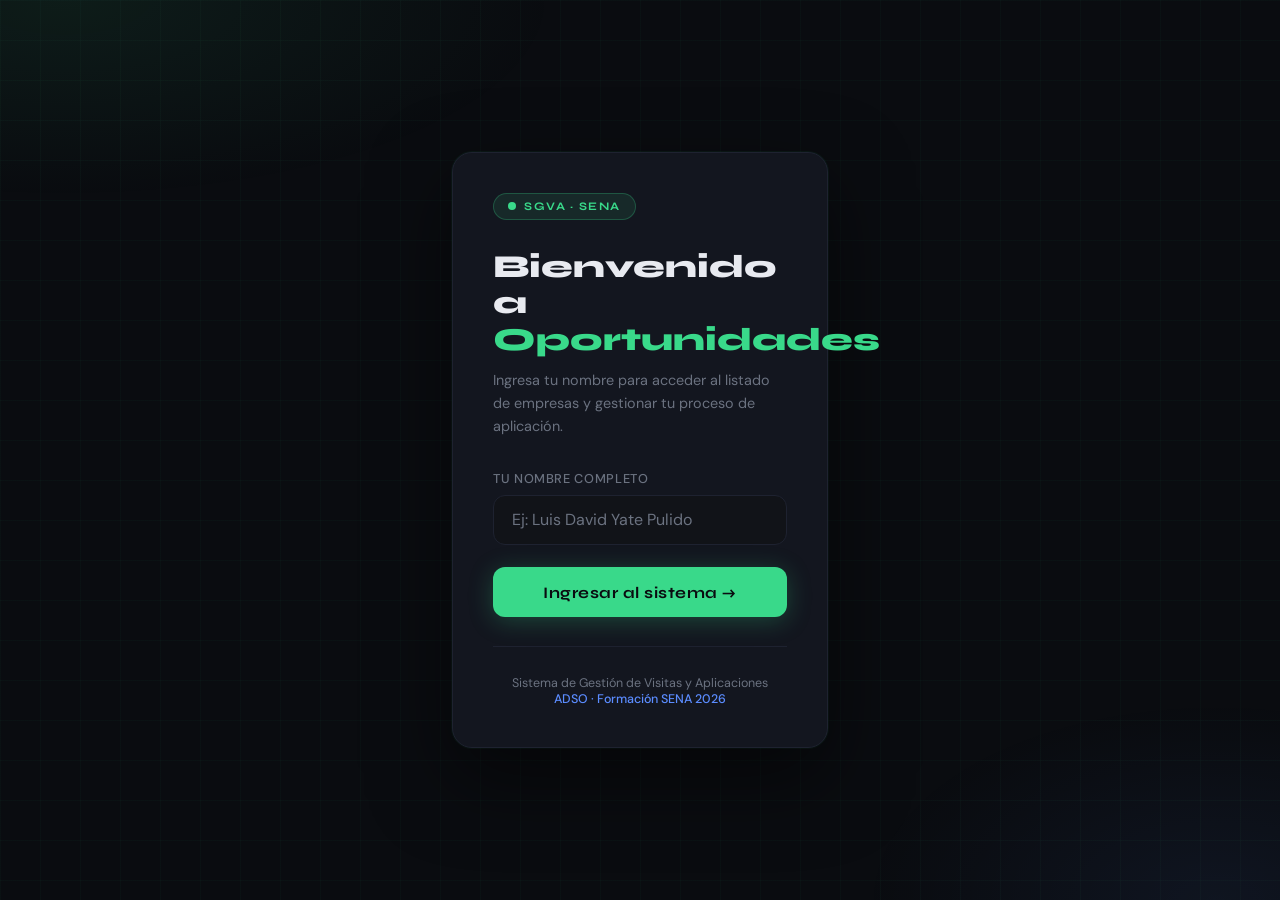
<file: docs/index.html>
<!DOCTYPE html>
<html lang="es">
<head>
  <meta charset="UTF-8"/>
  <meta name="viewport" content="width=device-width, initial-scale=1.0"/>
  <title>SGVA – Oportunidades SENA</title>
  <link rel="preconnect" href="https://fonts.googleapis.com">
  <link rel="preconnect" href="https://fonts.gstatic.com" crossorigin>
  <link href="https://fonts.googleapis.com/css2?family=Syne:wght@400;600;700;800&family=DM+Sans:wght@300;400;500&display=swap" rel="stylesheet">
  <link rel="stylesheet" href="styles.css">
</head>
<body class="login-page">
  <div class="login-wrap">
    <div class="login-card">
      <div class="logo-badge"><div class="logo-dot"></div><span>SGVA · SENA</span></div>
      <h1>Bienvenido a<br><em>Oportunidades</em></h1>
      <p class="subtitle">Ingresa tu nombre para acceder al listado de empresas y gestionar tu proceso de aplicación.</p>
      <label for="nombre">Tu nombre completo</label>
      <input type="text" id="nombre" placeholder="Ej: Luis David Yate Pulido" autocomplete="off"/>
      <p class="error-msg" id="error">Por favor escribe tu nombre para continuar.</p>
      <button class="btn-login" onclick="ingresar()">Ingresar al sistema →</button>
      <div class="divider"></div>
      <p class="footer-note">Sistema de Gestión de Visitas y Aplicaciones<br><strong>ADSO · Formación SENA 2026</strong></p>
    </div>
  </div>
  <script>
    if (localStorage.getItem('sgva_usuario')) window.location.href = 'dashboard.html';
    document.getElementById('nombre').addEventListener('keydown', e => { if (e.key === 'Enter') ingresar(); });
    function ingresar() {
      const nombre = document.getElementById('nombre').value.trim();
      const error  = document.getElementById('error');
      if (!nombre) { error.style.display = 'block'; return; }
      error.style.display = 'none';
      localStorage.setItem('sgva_usuario', nombre);
      window.location.href = 'dashboard.html';
    }
  </script>
</body>
</html>
</file>
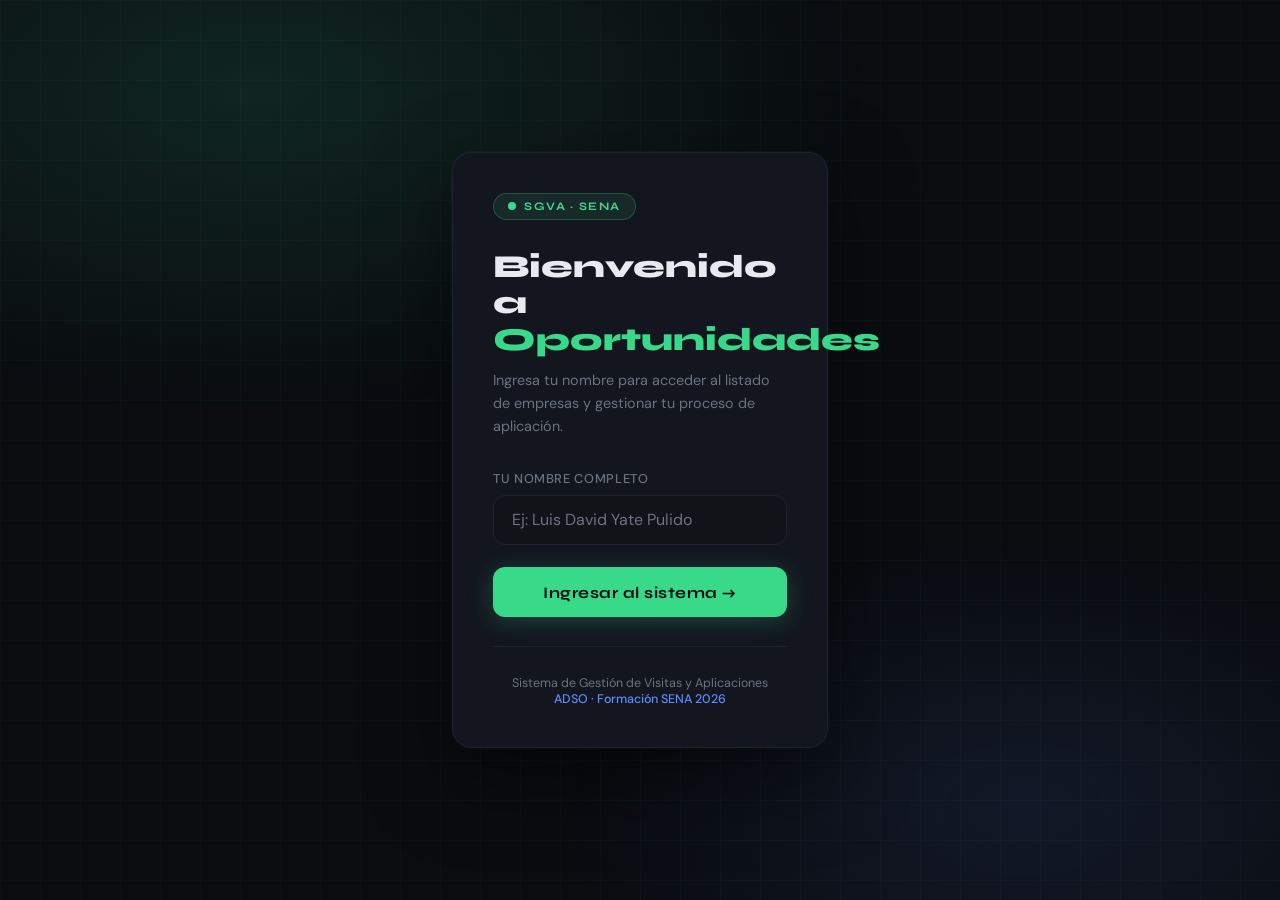
<file: frontend/index.html>
<!DOCTYPE html>
<html lang="es">
<head>
  <meta charset="UTF-8" />
  <meta name="viewport" content="width=device-width, initial-scale=1.0"/>
  <title>SGVA – Oportunidades SENA</title>
  <link rel="preconnect" href="https://fonts.googleapis.com">
  <link rel="preconnect" href="https://fonts.gstatic.com" crossorigin>
  <link href="https://fonts.googleapis.com/css2?family=Syne:wght@400;600;700;800&family=DM+Sans:ital,wght@0,300;0,400;0,500;1,300&display=swap" rel="stylesheet">
  <style>
    *, *::before, *::after { box-sizing: border-box; margin: 0; padding: 0; }
    :root {
      --bg: #0a0c10; --surface: #111318; --border: #1e2230;
      --accent: #39d98a; --accent2: #5b8cff; --danger: #ff5b5b;
      --text: #e8eaf0; --muted: #6b7280; --card: #13161f;
    }
    body {
      background: var(--bg); color: var(--text);
      font-family: 'DM Sans', sans-serif;
      min-height: 100vh; display: flex;
      align-items: center; justify-content: center;
      overflow: hidden; position: relative;
    }
    body::before {
      content: ''; position: fixed; inset: 0;
      background:
        radial-gradient(ellipse 80% 60% at 20% 10%, rgba(57,217,138,.13) 0%, transparent 60%),
        radial-gradient(ellipse 60% 50% at 80% 90%, rgba(91,140,255,.10) 0%, transparent 60%);
      animation: pulse-bg 8s ease-in-out infinite alternate;
      pointer-events: none; z-index: 0;
    }
    @keyframes pulse-bg { from { opacity: .6; } to { opacity: 1; } }
    body::after {
      content: ''; position: fixed; inset: 0;
      background-image:
        linear-gradient(rgba(57,217,138,.03) 1px, transparent 1px),
        linear-gradient(90deg, rgba(57,217,138,.03) 1px, transparent 1px);
      background-size: 40px 40px; pointer-events: none; z-index: 0;
    }
    .login-wrap {
      position: relative; z-index: 1;
      width: 100%; max-width: 440px; padding: 2rem;
      animation: slideUp .6s cubic-bezier(.16,1,.3,1) both;
    }
    @keyframes slideUp { from { opacity: 0; transform: translateY(30px); } to { opacity: 1; transform: translateY(0); } }
    .login-card {
      background: var(--card); border: 1px solid var(--border);
      border-radius: 20px; padding: 2.5rem;
      box-shadow: 0 30px 80px rgba(0,0,0,.5), 0 0 0 1px rgba(57,217,138,.06);
    }
    .logo-badge {
      display: inline-flex; align-items: center; gap: .5rem;
      background: rgba(57,217,138,.1); border: 1px solid rgba(57,217,138,.25);
      border-radius: 99px; padding: .35rem .9rem; margin-bottom: 1.8rem;
    }
    .logo-dot {
      width: 8px; height: 8px; background: var(--accent);
      border-radius: 50%; animation: blink 2s ease-in-out infinite;
    }
    @keyframes blink { 0%,100% { opacity: 1; } 50% { opacity: .3; } }
    .logo-badge span {
      font-family: 'Syne', sans-serif; font-size: .72rem;
      font-weight: 700; letter-spacing: .12em; color: var(--accent); text-transform: uppercase;
    }
    h1 { font-family: 'Syne', sans-serif; font-size: 2rem; font-weight: 800; line-height: 1.15; margin-bottom: .6rem; }
    h1 em { font-style: normal; color: var(--accent); }
    .subtitle { color: var(--muted); font-size: .9rem; line-height: 1.6; margin-bottom: 2rem; }
    label { display: block; font-size: .8rem; font-weight: 500; color: var(--muted); letter-spacing: .05em; text-transform: uppercase; margin-bottom: .5rem; }
    input[type="text"] {
      width: 100%; background: var(--surface); border: 1.5px solid var(--border);
      border-radius: 12px; padding: .85rem 1.1rem; color: var(--text);
      font-family: 'DM Sans', sans-serif; font-size: 1rem; outline: none;
      transition: border-color .2s, box-shadow .2s;
    }
    input[type="text"]::placeholder { color: var(--muted); }
    input[type="text"]:focus { border-color: var(--accent); box-shadow: 0 0 0 3px rgba(57,217,138,.12); }
    .btn-login {
      width: 100%; margin-top: 1.4rem; background: var(--accent); color: #0a0c10;
      font-family: 'Syne', sans-serif; font-size: 1rem; font-weight: 700;
      border: none; border-radius: 12px; padding: .95rem; cursor: pointer;
      letter-spacing: .03em; transition: transform .15s, box-shadow .15s;
      box-shadow: 0 4px 24px rgba(57,217,138,.25);
    }
    .btn-login:hover { transform: translateY(-2px); box-shadow: 0 8px 32px rgba(57,217,138,.4); }
    .error-msg { margin-top: .8rem; color: var(--danger); font-size: .85rem; text-align: center; display: none; }
    .divider { height: 1px; background: var(--border); margin: 1.8rem 0; }
    .footer-note { text-align: center; font-size: .78rem; color: var(--muted); }
    .footer-note strong { color: var(--accent2); font-weight: 500; }
  </style>
</head>
<body>
  <div class="login-wrap">
    <div class="login-card">
      <div class="logo-badge"><div class="logo-dot"></div><span>SGVA · SENA</span></div>
      <h1>Bienvenido a<br><em>Oportunidades</em></h1>
      <p class="subtitle">Ingresa tu nombre para acceder al listado de empresas y gestionar tu proceso de aplicación.</p>
      <label for="nombre">Tu nombre completo</label>
      <input type="text" id="nombre" placeholder="Ej: Luis David Yate Pulido" autocomplete="off" />
      <p class="error-msg" id="error">Por favor escribe tu nombre para continuar.</p>
      <button class="btn-login" onclick="ingresar()">Ingresar al sistema →</button>
      <div class="divider"></div>
      <p class="footer-note">Sistema de Gestión de Visitas y Aplicaciones<br><strong>ADSO · Formación SENA 2026</strong></p>
    </div>
  </div>
  <script>
    const sesion = localStorage.getItem('sgva_usuario');
    if (sesion) window.location.href = 'dashboard.html';
    document.getElementById('nombre').addEventListener('keydown', e => { if (e.key === 'Enter') ingresar(); });
    function ingresar() {
      const nombre = document.getElementById('nombre').value.trim();
      const error  = document.getElementById('error');
      if (!nombre) { error.style.display = 'block'; return; }
      error.style.display = 'none';
      localStorage.setItem('sgva_usuario', nombre);
      window.location.href = 'dashboard.html';
    }
  </script>
</body>
</html>
</file>
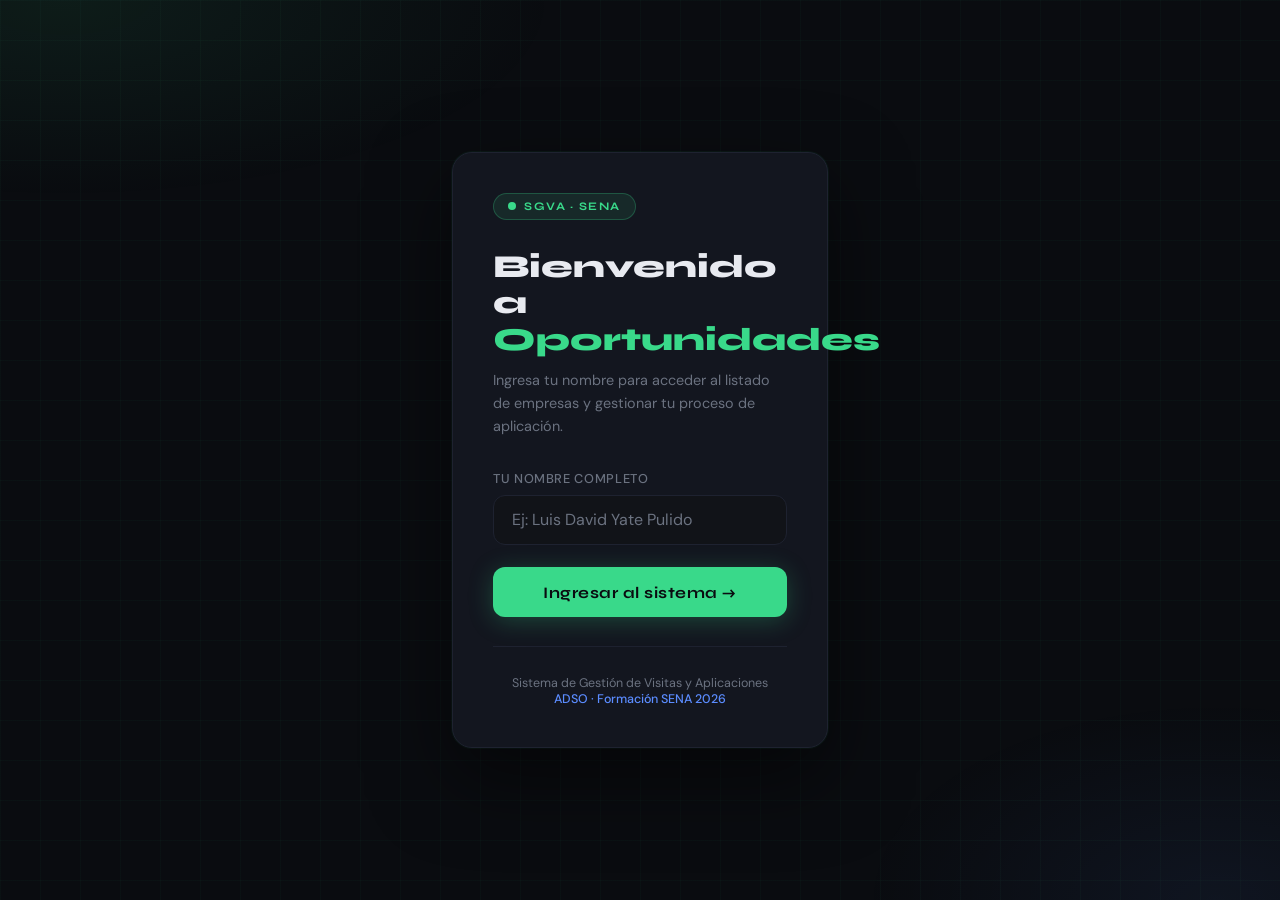
<file: docs/dashboard.html>
<!DOCTYPE html>
<html lang="es">
<head>
  <meta charset="UTF-8"/>
  <meta name="viewport" content="width=device-width, initial-scale=1.0"/>
  <title>SGVA – Dashboard</title>
  <link rel="preconnect" href="https://fonts.googleapis.com">
  <link href="https://fonts.googleapis.com/css2?family=Syne:wght@400;600;700;800&family=DM+Sans:wght@300;400;500&display=swap" rel="stylesheet">
  <link rel="stylesheet" href="styles.css">
</head>
<body>

<!-- HEADER -->
<header>
  <div class="header-left">
    <div class="logo-pill"><div class="logo-dot"></div><span>SGVA</span></div>
    <div class="header-title">Oportunidades Laborales<small>ADSO · SENA 2026</small></div>
  </div>
  <div class="header-right">
    <div class="user-chip">
      <div class="user-avatar" id="avatar-initial">?</div>
      <span class="user-name" id="nombre-usuario">Cargando...</span>
    </div>
    <button class="btn-salir" onclick="cerrarSesion()">Salir</button>
  </div>
</header>

<main>

  <!-- STATS -->
  <div class="stats-bar">
    <div class="stat-card"><span class="stat-label">Total empresas</span><span class="stat-value green" id="stat-total">0</span></div>
    <div class="stat-card"><span class="stat-label">Aplicadas</span><span class="stat-value blue" id="stat-aplicadas">0</span></div>
    <div class="stat-card"><span class="stat-label">En proceso</span><span class="stat-value orange" id="stat-proceso">0</span></div>
    <div class="stat-card"><span class="stat-label">Contratado</span><span class="stat-value grey" id="stat-contratado">0</span></div>
  </div>

  <!-- TABS DE SECCIÓN -->
  <div class="section-tabs">
    <button class="tab-btn active" onclick="cambiarSeccion(1)" id="tab-1">
      <span class="tab-num">01</span> Sección 1
      <span class="tab-count" id="tc-1"></span>
    </button>
    <button class="tab-btn" onclick="cambiarSeccion(2)" id="tab-2">
      <span class="tab-num">02</span> Sección 2
      <span class="tab-count" id="tc-2"></span>
    </button>
    <button class="tab-btn" onclick="cambiarSeccion(3)" id="tab-3">
      <span class="tab-num">03</span> Sección 3
      <span class="tab-count" id="tc-3"></span>
    </button>
  </div>

  <!-- CONTROLES -->
  <div class="controls">
    <input class="search-box" type="text" id="buscador" placeholder="🔍  Buscar empresa, contacto o correo..." oninput="filtrar()"/>
    <button class="filter-btn active" onclick="filtrarEstado('todos')" id="f-todos">Todos</button>
    <button class="filter-btn f-proceso" onclick="filtrarEstado('proceso')" id="f-proceso">En proceso</button>
    <button class="filter-btn f-finalizado" onclick="filtrarEstado('finalizado')" id="f-finalizado">Finalizado</button>
    <button class="filter-btn f-contratado" onclick="filtrarEstado('contratado')" id="f-contratado">Contratado</button>
    <button class="filter-btn" onclick="filtrarEstado('aplicadas')" id="f-aplicadas">Aplicadas ✓</button>
    <button class="btn-agregar" onclick="abrirModalAgregar()">+ Agregar empresa</button>
  </div>

  <!-- TABLA -->
  <div class="table-wrap">
    <div class="table-head-bar">
      <h2 id="table-title">Sección 1</h2>
      <span class="count-badge" id="count-visible">0 empresas</span>
    </div>
    <div class="table-scroll">
      <table>
        <thead>
          <tr>
            <th>#</th><th>Empresa</th><th>Contacto</th><th>Teléfono</th>
            <th>Vigencia</th><th>Aplicó</th><th>Estado</th><th>Gestionar</th>
          </tr>
        </thead>
        <tbody id="tabla-body"></tbody>
      </table>
    </div>
  </div>
</main>

<!-- MODAL GESTIONAR -->
<div class="modal-overlay" id="modal-overlay" onclick="cerrarModalOverlay(event)">
  <div class="modal">
    <div class="modal-header">
      <div>
        <div class="modal-empresa" id="m-empresa">—</div>
        <div class="modal-contacto" id="m-contacto">—</div>
      </div>
      <button class="btn-close" onclick="cerrarModal()">✕</button>
    </div>
    <div class="modal-body">
      <div class="modal-info-grid">
        <div class="info-item"><label>Dirección</label><p id="m-dir">—</p></div>
        <div class="info-item"><label>Teléfono</label><p id="m-tel">—</p></div>
        <div class="info-item" style="grid-column:1/-1"><label>Correo</label><p id="m-correo">—</p></div>
      </div>
      <div>
        <p class="form-label">¿Ya apliqué?</p>
        <div class="aplicado-toggle" id="toggle-aplicado" onclick="toggleAplicado()">
          <span class="toggle-label" id="toggle-label">No he aplicado aún</span>
          <div class="toggle-switch"></div>
        </div>
      </div>
      <div>
        <p class="form-label">Estado de la aplicación</p>
        <div class="estado-selector">
          <div class="estado-opt" id="opt-proceso" onclick="selEstado('proceso')"><span class="opt-icon">⏳</span>En proceso</div>
          <div class="estado-opt" id="opt-finalizado" onclick="selEstado('finalizado')"><span class="opt-icon">✅</span>Finalizado</div>
          <div class="estado-opt" id="opt-contratado" onclick="selEstado('contratado')"><span class="opt-icon">🎉</span>Contratado</div>
        </div>
      </div>
      <div>
        <p class="form-label">Notas / Descripción personal</p>
        <textarea id="modal-desc" placeholder="Escribe tus notas sobre esta oportunidad..."></textarea>
      </div>
    </div>
    <div class="modal-footer">
      <button class="btn-cancelar" onclick="cerrarModal()">Cancelar</button>
      <button class="btn-guardar" onclick="guardarModal()">Guardar cambios</button>
    </div>
  </div>
</div>

<!-- MODAL AGREGAR EMPRESA -->
<div class="modal-overlay" id="modal-agregar-overlay" onclick="cerrarModalAgregarOverlay(event)">
  <div class="modal">
    <div class="modal-header">
      <div>
        <div class="modal-empresa">➕ Agregar nueva empresa</div>
        <div class="modal-contacto">Los campos marcados con * son obligatorios</div>
      </div>
      <button class="btn-close" onclick="cerrarModalAgregar()">✕</button>
    </div>
    <div class="modal-body">
      <div class="modal-info-grid">
        <div class="info-item" style="grid-column:1/-1">
          <label>Empresa *</label>
          <input type="text" class="input-modal" id="add-empresa" placeholder="Nombre de la empresa"/>
        </div>
        <div class="info-item">
          <label>Persona de contacto</label>
          <input type="text" class="input-modal" id="add-contacto" placeholder="Nombre del contacto"/>
        </div>
        <div class="info-item">
          <label>Teléfono</label>
          <input type="text" class="input-modal" id="add-telefono" placeholder="Número"/>
        </div>
        <div class="info-item" style="grid-column:1/-1">
          <label>Correo</label>
          <input type="text" class="input-modal" id="add-correo" placeholder="correo@empresa.com"/>
        </div>
        <div class="info-item" style="grid-column:1/-1">
          <label>Dirección</label>
          <input type="text" class="input-modal" id="add-direccion" placeholder="Dirección de la empresa"/>
        </div>
        <div class="info-item">
          <label>Fecha inicio *</label>
          <input type="date" class="input-modal" id="add-inicio"/>
        </div>
        <div class="info-item">
          <label>Fecha fin *</label>
          <input type="date" class="input-modal" id="add-fin"/>
        </div>
        <div class="info-item" style="grid-column:1/-1">
          <label>Sección *</label>
          <select class="input-modal" id="add-seccion">
            <option value="1">Sección 1</option>
            <option value="2">Sección 2</option>
            <option value="3">Sección 3</option>
          </select>
        </div>
      </div>
      <p class="error-msg" id="error-agregar" style="display:none">Por favor completa los campos obligatorios.</p>
    </div>
    <div class="modal-footer">
      <button class="btn-cancelar" onclick="cerrarModalAgregar()">Cancelar</button>
      <button class="btn-guardar" onclick="guardarNuevaEmpresa()">Agregar empresa</button>
    </div>
  </div>
</div>

<!-- TOAST -->
<div class="toast" id="toast"><span>✓</span><span id="toast-msg">Guardado</span></div>

<script src="app.js"></script>
</body>
</html>
</file>
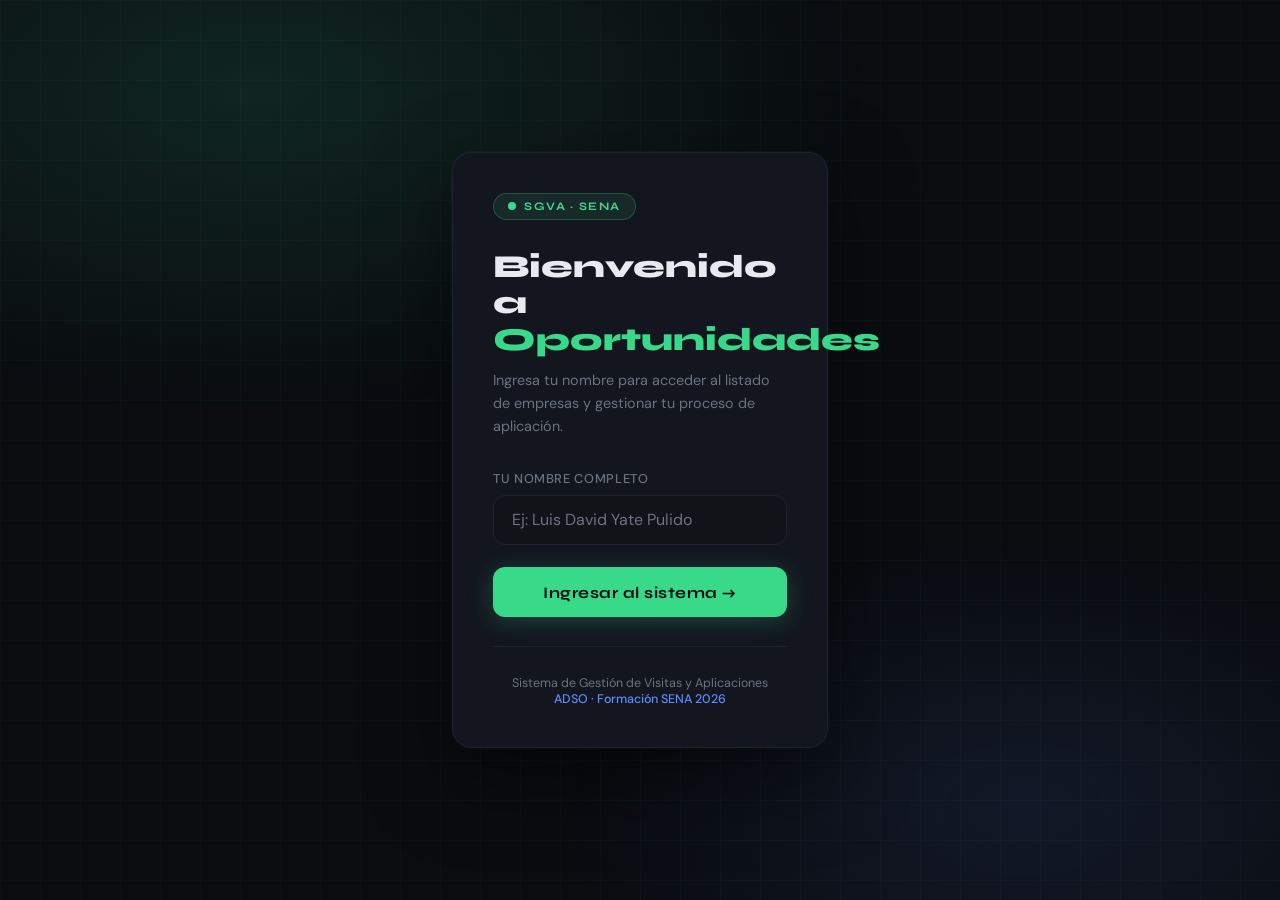
<file: frontend/dashboard.html>
<!DOCTYPE html>
<html lang="es">
<head>
  <meta charset="UTF-8"/>
  <meta name="viewport" content="width=device-width, initial-scale=1.0"/>
  <title>SGVA – Dashboard</title>
  <link rel="preconnect" href="https://fonts.googleapis.com">
  <link href="https://fonts.googleapis.com/css2?family=Syne:wght@400;600;700;800&family=DM+Sans:ital,wght@0,300;0,400;0,500;1,300&display=swap" rel="stylesheet">
  <style>
    *, *::before, *::after { box-sizing: border-box; margin: 0; padding: 0; }
    :root {
      --bg: #0a0c10; --surface: #111318; --border: #1e2230;
      --accent: #39d98a; --accent2: #5b8cff; --warn: #f5a623;
      --danger: #ff5b5b; --text: #e8eaf0; --muted: #6b7280;
      --card: #13161f; --card2: #0f1117;
      --st-proceso: #f5a623; --st-finalizado: #5b8cff;
      --st-contratado: #39d98a; --st-pendiente: #6b7280;
    }
    html { scroll-behavior: smooth; }
    body { background: var(--bg); color: var(--text); font-family: 'DM Sans', sans-serif; min-height: 100vh; }
    body::before {
      content: ''; position: fixed; inset: 0;
      background:
        radial-gradient(ellipse 70% 40% at 5% 0%, rgba(57,217,138,.08) 0%, transparent 55%),
        radial-gradient(ellipse 50% 40% at 95% 100%, rgba(91,140,255,.07) 0%, transparent 55%);
      pointer-events: none; z-index: 0;
    }
    header {
      position: sticky; top: 0; z-index: 100;
      background: rgba(10,12,16,.85); backdrop-filter: blur(16px);
      border-bottom: 1px solid var(--border); padding: 0 2rem;
      display: flex; align-items: center; justify-content: space-between; height: 64px;
    }
    .header-left { display: flex; align-items: center; gap: 1rem; }
    .logo-pill {
      display: flex; align-items: center; gap: .5rem;
      background: rgba(57,217,138,.1); border: 1px solid rgba(57,217,138,.25);
      border-radius: 99px; padding: .28rem .75rem;
    }
    .logo-dot { width:7px; height:7px; background:var(--accent); border-radius:50%; animation: blink 2s ease-in-out infinite; }
    @keyframes blink { 0%,100%{opacity:1} 50%{opacity:.3} }
    .logo-pill span { font-family:'Syne',sans-serif; font-size:.68rem; font-weight:700; letter-spacing:.1em; color:var(--accent); text-transform:uppercase; }
    .header-title { font-family:'Syne',sans-serif; font-size:.95rem; font-weight:700; }
    .header-title small { font-family:'DM Sans',sans-serif; font-size:.78rem; font-weight:400; color:var(--muted); display:block; }
    .header-right { display:flex; align-items:center; gap:1rem; }
    .user-chip { display:flex; align-items:center; gap:.6rem; background:var(--surface); border:1px solid var(--border); border-radius:99px; padding:.3rem .9rem .3rem .4rem; }
    .user-avatar { width:30px; height:30px; border-radius:50%; background: linear-gradient(135deg, var(--accent), var(--accent2)); display:flex; align-items:center; justify-content:center; font-family:'Syne',sans-serif; font-size:.75rem; font-weight:800; color:#0a0c10; }
    .user-name { font-size:.85rem; font-weight:500; max-width:140px; overflow:hidden; text-overflow:ellipsis; white-space:nowrap; }
    .btn-salir { background:transparent; border:1px solid var(--border); color:var(--muted); font-family:'DM Sans',sans-serif; font-size:.82rem; border-radius:8px; padding:.38rem .85rem; cursor:pointer; transition: color .15s, border-color .15s; }
    .btn-salir:hover { color:var(--danger); border-color:var(--danger); }
    main { position:relative; z-index:1; max-width:1400px; margin:0 auto; padding:2rem 2rem 4rem; }
    .stats-bar { display:grid; grid-template-columns:repeat(4,1fr); gap:1rem; margin-bottom:2rem; animation: fadeIn .5s .1s both; }
    @keyframes fadeIn { from{opacity:0;transform:translateY(12px)} to{opacity:1;transform:translateY(0)} }
    .stat-card { background:var(--card); border:1px solid var(--border); border-radius:14px; padding:1.1rem 1.3rem; display:flex; flex-direction:column; gap:.3rem; transition:border-color .2s; }
    .stat-card:hover { border-color:rgba(57,217,138,.3); }
    .stat-label { font-size:.75rem; color:var(--muted); text-transform:uppercase; letter-spacing:.06em; font-weight:500; }
    .stat-value { font-family:'Syne',sans-serif; font-size:2rem; font-weight:800; }
    .stat-value.green{color:var(--accent)} .stat-value.blue{color:var(--accent2)} .stat-value.orange{color:var(--warn)} .stat-value.grey{color:var(--muted)}
    .controls { display:flex; gap:.75rem; flex-wrap:wrap; align-items:center; margin-bottom:1.5rem; animation:fadeIn .5s .2s both; }
    .search-box { flex:1; min-width:220px; background:var(--surface); border:1.5px solid var(--border); border-radius:10px; padding:.65rem 1rem; color:var(--text); font-family:'DM Sans',sans-serif; font-size:.9rem; outline:none; transition:border-color .2s,box-shadow .2s; }
    .search-box::placeholder{color:var(--muted)}
    .search-box:focus{border-color:var(--accent);box-shadow:0 0 0 3px rgba(57,217,138,.1)}
    .filter-btn { background:var(--surface); border:1.5px solid var(--border); color:var(--muted); font-family:'Syne',sans-serif; font-size:.78rem; font-weight:700; letter-spacing:.04em; border-radius:10px; padding:.62rem 1rem; cursor:pointer; transition:all .15s; white-space:nowrap; }
    .filter-btn:hover,.filter-btn.active{background:var(--card);color:var(--text);border-color:var(--accent)}
    .filter-btn.f-proceso.active{border-color:var(--st-proceso);color:var(--st-proceso)}
    .filter-btn.f-finalizado.active{border-color:var(--st-finalizado);color:var(--st-finalizado)}
    .filter-btn.f-contratado.active{border-color:var(--st-contratado);color:var(--st-contratado)}
    .table-wrap { background:var(--card); border:1px solid var(--border); border-radius:16px; overflow:hidden; animation:fadeIn .5s .3s both; }
    .table-head-bar { display:flex; align-items:center; justify-content:space-between; padding:1rem 1.4rem; border-bottom:1px solid var(--border); }
    .table-head-bar h2{font-family:'Syne',sans-serif;font-size:.95rem;font-weight:700}
    .count-badge{background:rgba(57,217,138,.1);color:var(--accent);border:1px solid rgba(57,217,138,.2);border-radius:99px;padding:.2rem .65rem;font-size:.75rem;font-weight:700}
    .table-scroll{overflow-x:auto}
    table{width:100%;border-collapse:collapse;font-size:.85rem}
    thead th{background:var(--card2);color:var(--muted);font-family:'Syne',sans-serif;font-size:.72rem;font-weight:700;letter-spacing:.07em;text-transform:uppercase;padding:.75rem 1rem;text-align:left;border-bottom:1px solid var(--border);white-space:nowrap}
    tbody tr{border-bottom:1px solid rgba(30,34,48,.7);transition:background .15s;cursor:pointer}
    tbody tr:last-child{border-bottom:none}
    tbody tr:hover{background:rgba(57,217,138,.04)}
    td{padding:.8rem 1rem;vertical-align:middle}
    .td-num{color:var(--muted);font-size:.78rem;width:40px}
    .td-empresa{font-weight:500;max-width:220px}
    .empresa-name{overflow:hidden;text-overflow:ellipsis;white-space:nowrap}
    .empresa-sub{font-size:.75rem;color:var(--muted);margin-top:.15rem;white-space:nowrap;overflow:hidden;text-overflow:ellipsis}
    .fecha-range{display:flex;flex-direction:column;gap:.1rem}
    .fecha-inicio{font-size:.78rem;color:var(--accent)}
    .fecha-fin{font-size:.78rem;color:var(--muted)}
    .estado-badge{display:inline-flex;align-items:center;gap:.4rem;border-radius:99px;padding:.28rem .75rem;font-size:.75rem;font-weight:600;letter-spacing:.03em;white-space:nowrap}
    .estado-badge::before{content:'';width:6px;height:6px;border-radius:50%}
    .estado-pendiente{background:rgba(107,114,128,.12);color:var(--st-pendiente);border:1px solid rgba(107,114,128,.2)}
    .estado-pendiente::before{background:var(--st-pendiente)}
    .estado-proceso{background:rgba(245,166,35,.12);color:var(--st-proceso);border:1px solid rgba(245,166,35,.2)}
    .estado-proceso::before{background:var(--st-proceso)}
    .estado-finalizado{background:rgba(91,140,255,.12);color:var(--st-finalizado);border:1px solid rgba(91,140,255,.2)}
    .estado-finalizado::before{background:var(--st-finalizado)}
    .estado-contratado{background:rgba(57,217,138,.12);color:var(--st-contratado);border:1px solid rgba(57,217,138,.2)}
    .estado-contratado::before{background:var(--st-contratado);animation:blink 1.5s ease-in-out infinite}
    .td-aplicado{text-align:center}
    .check-aplicado{width:20px;height:20px;border-radius:6px;border:2px solid var(--border);background:transparent;display:inline-flex;align-items:center;justify-content:center;cursor:pointer;transition:all .15s}
    .check-aplicado.activo{background:var(--accent);border-color:var(--accent)}
    .check-aplicado.activo::after{content:'✓';color:#0a0c10;font-size:.75rem;font-weight:800}
    .td-accion{text-align:right}
    .btn-gestionar{background:transparent;border:1px solid var(--border);color:var(--muted);font-family:'Syne',sans-serif;font-size:.72rem;font-weight:700;letter-spacing:.04em;border-radius:8px;padding:.35rem .75rem;cursor:pointer;transition:all .15s;white-space:nowrap}
    .btn-gestionar:hover{border-color:var(--accent2);color:var(--accent2)}
    .empty-state{text-align:center;padding:4rem 2rem;color:var(--muted)}
    .empty-state .icon{font-size:2.5rem;margin-bottom:.75rem}
    .modal-overlay{position:fixed;inset:0;z-index:200;background:rgba(5,7,10,.75);backdrop-filter:blur(8px);display:flex;align-items:center;justify-content:center;padding:1.5rem;opacity:0;pointer-events:none;transition:opacity .2s}
    .modal-overlay.open{opacity:1;pointer-events:all}
    .modal{background:var(--card);border:1px solid var(--border);border-radius:20px;width:100%;max-width:520px;box-shadow:0 40px 100px rgba(0,0,0,.6);transform:scale(.95) translateY(20px);transition:transform .25s cubic-bezier(.16,1,.3,1);overflow:hidden}
    .modal-overlay.open .modal{transform:scale(1) translateY(0)}
    .modal-header{padding:1.4rem 1.6rem 1rem;border-bottom:1px solid var(--border);display:flex;align-items:flex-start;justify-content:space-between;gap:1rem}
    .modal-empresa{font-family:'Syne',sans-serif;font-size:1.05rem;font-weight:800;line-height:1.3}
    .modal-contacto{font-size:.82rem;color:var(--muted);margin-top:.3rem}
    .btn-close{background:var(--surface);border:1px solid var(--border);color:var(--muted);width:32px;height:32px;border-radius:8px;font-size:1.1rem;cursor:pointer;flex-shrink:0;display:flex;align-items:center;justify-content:center;transition:color .15s}
    .btn-close:hover{color:var(--danger)}
    .modal-body{padding:1.4rem 1.6rem;display:flex;flex-direction:column;gap:1.2rem}
    .modal-info-grid{display:grid;grid-template-columns:1fr 1fr;gap:.75rem}
    .info-item{background:var(--surface);border-radius:10px;padding:.75rem}
    .info-item label{font-size:.7rem;color:var(--muted);text-transform:uppercase;letter-spacing:.07em;display:block;margin-bottom:.3rem}
    .info-item p{font-size:.84rem;font-weight:500;word-break:break-all}
    .form-group label{font-size:.78rem;color:var(--muted);text-transform:uppercase;letter-spacing:.06em;display:block;margin-bottom:.5rem;font-weight:500}
    .estado-selector{display:grid;grid-template-columns:repeat(3,1fr);gap:.6rem}
    .estado-opt{border-radius:10px;padding:.65rem .5rem;text-align:center;cursor:pointer;border:2px solid var(--border);font-size:.78rem;font-weight:600;font-family:'Syne',sans-serif;transition:all .15s;color:var(--muted)}
    .estado-opt .opt-icon{font-size:1.1rem;display:block;margin-bottom:.2rem}
    .estado-opt:hover{border-color:var(--muted);color:var(--text)}
    .estado-opt.selected-proceso{border-color:var(--st-proceso);color:var(--st-proceso);background:rgba(245,166,35,.08)}
    .estado-opt.selected-finalizado{border-color:var(--st-finalizado);color:var(--st-finalizado);background:rgba(91,140,255,.08)}
    .estado-opt.selected-contratado{border-color:var(--st-contratado);color:var(--st-contratado);background:rgba(57,217,138,.08)}
    .aplicado-toggle{display:flex;align-items:center;justify-content:space-between;background:var(--surface);border:1.5px solid var(--border);border-radius:12px;padding:.8rem 1rem;cursor:pointer;transition:border-color .15s}
    .aplicado-toggle:hover{border-color:var(--accent)}
    .aplicado-toggle.on{border-color:var(--accent);background:rgba(57,217,138,.06)}
    .toggle-label{font-size:.88rem;font-weight:500}
    .toggle-switch{width:42px;height:24px;border-radius:99px;background:var(--border);position:relative;transition:background .2s;flex-shrink:0}
    .toggle-switch::after{content:'';position:absolute;top:3px;left:3px;width:18px;height:18px;border-radius:50%;background:#fff;transition:transform .2s}
    .aplicado-toggle.on .toggle-switch{background:var(--accent)}
    .aplicado-toggle.on .toggle-switch::after{transform:translateX(18px)}
    textarea{width:100%;background:var(--surface);border:1.5px solid var(--border);border-radius:12px;padding:.8rem 1rem;color:var(--text);font-family:'DM Sans',sans-serif;font-size:.88rem;outline:none;resize:vertical;min-height:100px;transition:border-color .2s,box-shadow .2s}
    textarea::placeholder{color:var(--muted)}
    textarea:focus{border-color:var(--accent2);box-shadow:0 0 0 3px rgba(91,140,255,.1)}
    .modal-footer{padding:.75rem 1.6rem 1.4rem;display:flex;gap:.75rem;justify-content:flex-end}
    .btn-cancelar{background:transparent;border:1px solid var(--border);color:var(--muted);font-family:'Syne',sans-serif;font-size:.82rem;font-weight:700;border-radius:10px;padding:.6rem 1.2rem;cursor:pointer;transition:color .15s,border-color .15s}
    .btn-cancelar:hover{color:var(--danger);border-color:var(--danger)}
    .btn-guardar{background:var(--accent);color:#0a0c10;font-family:'Syne',sans-serif;font-size:.88rem;font-weight:700;border:none;border-radius:10px;padding:.65rem 1.5rem;cursor:pointer;transition:transform .15s,box-shadow .15s;box-shadow:0 4px 18px rgba(57,217,138,.25)}
    .btn-guardar:hover{transform:translateY(-1px);box-shadow:0 6px 24px rgba(57,217,138,.4)}
    .toast{position:fixed;bottom:2rem;right:2rem;z-index:999;background:var(--card);border:1px solid var(--accent);border-radius:12px;padding:.8rem 1.2rem;font-size:.85rem;font-weight:500;box-shadow:0 8px 32px rgba(0,0,0,.4);display:flex;align-items:center;gap:.6rem;transform:translateY(20px);opacity:0;transition:all .3s cubic-bezier(.16,1,.3,1);pointer-events:none}
    .toast.show{transform:translateY(0);opacity:1}
    @media(max-width:768px){main{padding:1rem 1rem 3rem}.stats-bar{grid-template-columns:repeat(2,1fr)}header{padding:0 1rem}.header-title small{display:none}}
  </style>
</head>
<body>
<header>
  <div class="header-left">
    <div class="logo-pill"><div class="logo-dot"></div><span>SGVA</span></div>
    <div class="header-title">Oportunidades Laborales<small>ADSO · SENA 2026</small></div>
  </div>
  <div class="header-right">
    <div class="user-chip">
      <div class="user-avatar" id="avatar-initial">?</div>
      <span class="user-name" id="nombre-usuario">Cargando...</span>
    </div>
    <button class="btn-salir" onclick="cerrarSesion()">Salir</button>
  </div>
</header>
<main>
  <div class="stats-bar">
    <div class="stat-card"><span class="stat-label">Total empresas</span><span class="stat-value green" id="stat-total">0</span></div>
    <div class="stat-card"><span class="stat-label">Aplicadas</span><span class="stat-value blue" id="stat-aplicadas">0</span></div>
    <div class="stat-card"><span class="stat-label">En proceso</span><span class="stat-value orange" id="stat-proceso">0</span></div>
    <div class="stat-card"><span class="stat-label">Contratado</span><span class="stat-value grey" id="stat-contratado">0</span></div>
  </div>
  <div class="controls">
    <input class="search-box" type="text" id="buscador" placeholder="🔍  Buscar empresa, contacto o correo..." oninput="filtrar()"/>
    <button class="filter-btn active" onclick="filtrarEstado('todos')" id="f-todos">Todos</button>
    <button class="filter-btn f-proceso" onclick="filtrarEstado('proceso')" id="f-proceso">En proceso</button>
    <button class="filter-btn f-finalizado" onclick="filtrarEstado('finalizado')" id="f-finalizado">Finalizado</button>
    <button class="filter-btn f-contratado" onclick="filtrarEstado('contratado')" id="f-contratado">Contratado</button>
    <button class="filter-btn" onclick="filtrarEstado('aplicadas')" id="f-aplicadas">Aplicadas ✓</button>
  </div>
  <div class="table-wrap">
    <div class="table-head-bar">
      <h2>Registro de Empresas</h2>
      <span class="count-badge" id="count-visible">67 empresas</span>
    </div>
    <div class="table-scroll">
      <table>
        <thead>
          <tr>
            <th>#</th><th>Empresa</th><th>Contacto</th><th>Teléfono</th>
            <th>Vigencia</th><th>Aplicó</th><th>Estado</th><th>Gestionar</th>
          </tr>
        </thead>
        <tbody id="tabla-body"></tbody>
      </table>
    </div>
  </div>
</main>

<div class="modal-overlay" id="modal-overlay" onclick="cerrarModalOverlay(event)">
  <div class="modal">
    <div class="modal-header">
      <div>
        <div class="modal-empresa" id="m-empresa">—</div>
        <div class="modal-contacto" id="m-contacto">—</div>
      </div>
      <button class="btn-close" onclick="cerrarModal()">✕</button>
    </div>
    <div class="modal-body">
      <div class="modal-info-grid">
        <div class="info-item"><label>Dirección</label><p id="m-dir">—</p></div>
        <div class="info-item"><label>Teléfono</label><p id="m-tel">—</p></div>
        <div class="info-item" style="grid-column:1/-1"><label>Correo</label><p id="m-correo">—</p></div>
      </div>
      <div>
        <label class="form-group" style="margin-bottom:.5rem"><span style="font-size:.78rem;color:var(--muted);text-transform:uppercase;letter-spacing:.06em;font-weight:500">¿Ya apliqué?</span></label>
        <div class="aplicado-toggle" id="toggle-aplicado" onclick="toggleAplicado()">
          <span class="toggle-label" id="toggle-label">No he aplicado aún</span>
          <div class="toggle-switch"></div>
        </div>
      </div>
      <div class="form-group">
        <label>Estado de la aplicación</label>
        <div class="estado-selector">
          <div class="estado-opt" id="opt-proceso" onclick="selEstado('proceso')"><span class="opt-icon">⏳</span>En proceso</div>
          <div class="estado-opt" id="opt-finalizado" onclick="selEstado('finalizado')"><span class="opt-icon">✅</span>Finalizado</div>
          <div class="estado-opt" id="opt-contratado" onclick="selEstado('contratado')"><span class="opt-icon">🎉</span>Contratado</div>
        </div>
      </div>
      <div class="form-group">
        <label>Notas / Descripción personal</label>
        <textarea id="modal-desc" placeholder="Escribe tus notas sobre esta oportunidad..."></textarea>
      </div>
    </div>
    <div class="modal-footer">
      <button class="btn-cancelar" onclick="cerrarModal()">Cancelar</button>
      <button class="btn-guardar" onclick="guardarModal()">Guardar cambios</button>
    </div>
  </div>
</div>

<div class="toast" id="toast"><span>✓</span><span id="toast-msg">Guardado</span></div>

<script>
const EMPRESAS = [
  {id:1,empresa:"VC@SOFT S A S",contacto:"Michell Gonzalez",direccion:"Cll 100 No. 17 A 36 Ofc 601",telefono:"6219348",correo:"sg-sst@vc-soft.com",fechaInicio:"03/03/2026",fechaFin:"31/12/2026"},
  {id:2,empresa:"INFORMATION WORKERS S.A.S",contacto:"VIVIANA LOZANO",direccion:"cra 13 93-35",telefono:"3208587339",correo:"recursohumano@iwco.co",fechaInicio:"03/03/2026",fechaFin:"30/04/2026"},
  {id:3,empresa:"GENSER POWER COLOMBIA",contacto:"Julian Andres Castañeda",direccion:"calle 100 13-21",telefono:"3102522520",correo:"Julian.castaneda@genserpower.com",fechaInicio:"04/03/2026",fechaFin:"19/08/2026"},
  {id:4,empresa:"VASS CONSULTORIA DE SISTEMAS COLOMBIA S A S",contacto:"Carrolina Molano",direccion:"Carrera 7 No. 76-57",telefono:"3142356122",correo:"carolina.molano@vasscompany.com",fechaInicio:"04/03/2026",fechaFin:"31/05/2026"},
  {id:5,empresa:"CONTINENTAL ASSIST COLOMBIA S A S",contacto:"N/A",direccion:"Autopista Norte 114-44",telefono:"3172759174",correo:"lrojas@continentalassist.com",fechaInicio:"05/03/2026",fechaFin:"30/06/2026"},
  {id:6,empresa:"ENFRAGEN COLOMBIA SAS",contacto:"Dahyana Hernandez",direccion:"Carrera 11 79-35",telefono:"3162868845",correo:"dahyana.hernandez@enfragen.com",fechaInicio:"05/03/2026",fechaFin:"07/08/2026"},
  {id:7,empresa:"TICSOCIAL SAS",contacto:"Tiffany Galindo",direccion:"calle 26 a 13-97 Edificio Bulevar Tequendama",telefono:"3160259088",correo:"nomina@ticsocial.com.co",fechaInicio:"06/03/2026",fechaFin:"30/04/2026"},
  {id:8,empresa:"NTT DATA COLOMBIA S.A.S.",contacto:"N/A",direccion:"N/A",telefono:"N/A",correo:"mariaisabel.rodriguezarias@nttdata.com",fechaInicio:"09/03/2026",fechaFin:"30/04/2026"},
  {id:9,empresa:"JAZZPLAT COLOMBIA S A S",contacto:"Alejandro Sanchez",direccion:"CARRERA 56 9 09",telefono:"3167139467",correo:"cristianalejandr.jcol@masorange.es",fechaInicio:"10/03/2026",fechaFin:"04/04/2026"},
  {id:10,empresa:"UNIVERSIDAD ANTONIO NARIÑO",contacto:"Julian David Amortegui",direccion:"UNIVERSIDAD ANTONIO NARIÑO",telefono:"3017875128",correo:"profesional.gestion.humana2@uan.edu.co",fechaInicio:"10/03/2026",fechaFin:"30/04/2026"},
  {id:11,empresa:"TECPETROL COLOMBIA SAS",contacto:"Maria José Vargas",direccion:"Calle 113 7-80",telefono:"3570000",correo:"tecpetrolrh-colombia@tecpetrol.com",fechaInicio:"10/03/2026",fechaFin:"31/05/2026"},
  {id:12,empresa:"ADO TECHNOLOGIES COLOMBIA SAS",contacto:"JESSICA MONTAÑA",direccion:"CALLE 93 16 46",telefono:"3197157728",correo:"ADMINISTRACION@ADO-TECH.COM",fechaInicio:"10/03/2026",fechaFin:"10/04/2026"},
  {id:13,empresa:"INDUSTRIA MILITAR",contacto:"JOHANA BONILLA",direccion:"BOGOTA (NO ESPECIFICA)",telefono:"207800",correo:"nini.bonilla@indumil.gov.co",fechaInicio:"11/03/2026",fechaFin:"10/04/2026"},
  {id:14,empresa:"COOPERATIVA DE AHORRO Y CREDITO BENEFICIAR",contacto:"BERTHA ROCIO SIERRA LIZARAZO",direccion:"CRA 7 No 34 - 22",telefono:"7490001",correo:"analistath@beneficiar.com.co",fechaInicio:"12/03/2026",fechaFin:"07/04/2026"},
  {id:15,empresa:"IDENTIDAD TELECOM SAS",contacto:"Hernando Reyes Cortes",direccion:"Cra 19 82-14",telefono:"3173995356",correo:"hreyes@identidadtech.com",fechaInicio:"12/03/2026",fechaFin:"16/04/2026"},
  {id:16,empresa:"SOPORTE Y LOGISTICA S.A.S",contacto:"JORGE BONILLA",direccion:"cl 93 15 59",telefono:"8540204",correo:"JORGEB@GROWER2BUYER.COM",fechaInicio:"13/03/2026",fechaFin:"30/06/2026"},
  {id:17,empresa:"GESTION PROFESIONAL EN SOLUCIONES INTEGRALES LTDA",contacto:"Misdalia",direccion:"carrera58b bis128b 50",telefono:"3214527570",correo:"contratacion.gpsi@gmail.com",fechaInicio:"13/03/2026",fechaFin:"30/04/2026"},
  {id:18,empresa:"WORLD VISION INTERNATIONAL",contacto:"N/A",direccion:"N/A",telefono:"N/A",correo:"nicolas_gambasica@wvi.org",fechaInicio:"13/03/2026",fechaFin:"22/04/2026"},
  {id:19,empresa:"SQDM S A S",contacto:"JHOANA GERALDYNE ROBLES",direccion:"Cl. 31 13A - 51",telefono:"3183733929",correo:"JhoanaRobles@sqdm.com",fechaInicio:"16/03/2026",fechaFin:"10/04/2026"},
  {id:20,empresa:"INSTALEAP S.A.S.",contacto:"Sonia Gonzalez",direccion:"calle 92 no. 15-78",telefono:"3157672175",correo:"sonia.gonzalez@instaleap.io",fechaInicio:"16/03/2026",fechaFin:"21/04/2026"},
  {id:21,empresa:"MULLEN LOWE SSP3 S.A.S",contacto:"YURANI HERNANDEZ",direccion:"KR 9 79A 19",telefono:"3102055089",correo:"yurani.hernandez@mullenloweholding.com",fechaInicio:"16/03/2026",fechaFin:"28/05/2026"},
  {id:22,empresa:"E-SOMOS ALIMENTACIÓN SAS",contacto:"N/A",direccion:"KR 14 139 SUR - 64",telefono:"3176355129",correo:"aux_gestionhumana_esa@e-somos.co",fechaInicio:"17/03/2026",fechaFin:"30/04/2026"},
  {id:23,empresa:"ELITE LOGISTICA Y RENDIMIENTO SAS",contacto:"Michel",direccion:"Av esperanza 96-10",telefono:"3156126912",correo:"N/A",fechaInicio:"17/03/2026",fechaFin:"31/12/2026"},
  {id:24,empresa:"HIKVISION COLOMBIA S.A.S.",contacto:"Sebastian Chaparro",direccion:"Calle 116 No. 21-50 Piso 7",telefono:"3102105864",correo:"sebastian.chaparro@hikvision.com",fechaInicio:"18/03/2026",fechaFin:"20/04/2026"},
  {id:25,empresa:"ENERGITEL S.A.S",contacto:"Magda Garcia",direccion:"cra 25 N 68-64",telefono:"3401297",correo:"gestionhumana@energitel.com",fechaInicio:"18/03/2026",fechaFin:"08/04/2026"},
  {id:26,empresa:"YES CONTACT & BPO S.A.S.",contacto:"HEIDY MORA",direccion:"CL 124 45 15",telefono:"3046687878",correo:"RECURSOS@YESBPO.CO",fechaInicio:"18/03/2026",fechaFin:"30/04/2026"},
  {id:27,empresa:"KIBERNUM SAS",contacto:"Angelica Prieto",direccion:"carrera 13 98 21",telefono:"3160258333",correo:"angelica.prieto@kibernum.com.co",fechaInicio:"19/03/2026",fechaFin:"21/04/2026"},
  {id:28,empresa:"PROTELA S.A.",contacto:"Dayana Carrillo",direccion:"Transversal 93 65A-82",telefono:"3176469157",correo:"dayana.carrillo@protela.com",fechaInicio:"19/03/2026",fechaFin:"30/04/2026"},
  {id:29,empresa:"INDIGO PARK COLOMBIA S.A.S.",contacto:"Yudi Guerrero",direccion:"Calle 97a 9a 50",telefono:"3163372495",correo:"seleccion@city-parking.com",fechaInicio:"19/03/2026",fechaFin:"30/04/2026"},
  {id:30,empresa:"FIDUCIARIA LA PREVISORA - FIDUPREVISORA",contacto:"Paula Andrea Sanchez Chaparo",direccion:"CALLE 72 10 03",telefono:"7566633",correo:"sya_psanchez@fiduprevisora.com.co",fechaInicio:"19/03/2026",fechaFin:"10/04/2026"},
  {id:31,empresa:"EKOOMEDIA S.A.S",contacto:"Laura Rodríguez",direccion:"Cra 19 95 55",telefono:"(601) 8052584",correo:"talento@ekoomedia.com",fechaInicio:"20/03/2026",fechaFin:"10/04/2026"},
  {id:32,empresa:"SATELCO INTERACTIVO S.A.S.",contacto:"Paula Camero",direccion:"CR 45 No 122 56",telefono:"3106780673",correo:"pcamerofr@gmail.com",fechaInicio:"20/03/2026",fechaFin:"30/04/2026"},
  {id:33,empresa:"KOA COMPAÑIA DE FINANCIAMIENTO S.A",contacto:"Valentina Bustos Hernadez",direccion:"Carrera 14 No 93 a - 30",telefono:"318 358841",correo:"vbustos@koa.co",fechaInicio:"20/03/2026",fechaFin:"30/04/2026"},
  {id:34,empresa:"NUEVA EPS S.A.",contacto:"Nathaly Ramirez",direccion:"Cra. 85 K 46A - 66",telefono:"4193000",correo:"nathaly.ramirez@nuevaeps.com.co",fechaInicio:"20/03/2026",fechaFin:"17/04/2026"},
  {id:35,empresa:"AMWELL COLOMBIA SAS",contacto:"Diana Espinosa",direccion:"N/A",telefono:"3017717140",correo:"diana.espinosa@amwell.com",fechaInicio:"20/03/2026",fechaFin:"31/05/2026"},
  {id:36,empresa:"SIMIL TECH SAS",contacto:"Alba Luz Peña Arias",direccion:"Calle 127 A No. 46 - 81",telefono:"3114593527",correo:"info@similtech.co",fechaInicio:"24/03/2026",fechaFin:"15/04/2026"},
  {id:37,empresa:"NETACTICA COLOMBIA SAS",contacto:"CAROLINA HERNANDEZ",direccion:"cra 15 88 21",telefono:"3185713623",correo:"admcolombia@netactica.com",fechaInicio:"25/03/2026",fechaFin:"06/04/2026"},
  {id:38,empresa:"GESTION DE SEGURIDAD ELECTRONICA - GSE SA",contacto:"Natalia Gutierrez",direccion:"Carrera 7 77-07",telefono:"3143425044",correo:"gina.gutierrez@paynet.com.co",fechaInicio:"25/03/2026",fechaFin:"10/04/2026"},
  {id:39,empresa:"FUNDACION UNIVERSITARIA MONSERRATE",contacto:"Marta Lucia Gomez",direccion:"CLL 68 62 - 11",telefono:"6013902202",correo:"psicologiagho@unimonserrate.edu.co",fechaInicio:"25/03/2026",fechaFin:"10/04/2026"},
  {id:40,empresa:"DISTRICARGO OPERATIONS S A COLOMBIA",contacto:"Lady Varon",direccion:"Cra. 106 15 25 Manzana22 Bodega 134c",telefono:"3143347969",correo:"lady.varon@grupodistri.com",fechaInicio:"25/03/2026",fechaFin:"15/04/2026"},
  {id:41,empresa:"HIGH TECH SOFTWARE S.A.S",contacto:"N/A",direccion:"cll 72 7 21",telefono:"322 8744573",correo:"Nathaly.garzon@blend360.com",fechaInicio:"25/03/2026",fechaFin:"30/04/2026"},
  {id:42,empresa:"DATAICO S.A.S",contacto:"Valentina Rincon",direccion:"CL 24 24-65",telefono:"3202404889",correo:"seleccion@dataico.com",fechaInicio:"25/03/2026",fechaFin:"25/04/2026"},
  {id:43,empresa:"INFOTRANS COLOMBIA SAS",contacto:"Sandra Bocanegra",direccion:"CL 26 85 D 55 Modulo 7",telefono:"7433281",correo:"sandra.bocanegra@pbs.group",fechaInicio:"25/03/2026",fechaFin:"07/04/2026"},
  {id:44,empresa:"S A C SEGURIDAD AUTOMATIZACION Y CONTROL S.A.S",contacto:"JOHANNA GOMEZ",direccion:"PARQUE EMPRESARIAL OIKOS CIEM OCCIDENTE",telefono:"3160244516",correo:"jgomez@sactecnologia.com",fechaInicio:"25/03/2026",fechaFin:"30/04/2026"},
  {id:45,empresa:"SIEMENS S. A.",contacto:"Juan Hernandez",direccion:"Torre Fura",telefono:"3107741155",correo:"juan.hernandez_perico@siemens.com",fechaInicio:"25/03/2026",fechaFin:"09/04/2026"},
  {id:46,empresa:"SOAIN SOFTWARE ASSOCIATES S A S",contacto:"Sofia Ruiz",direccion:"Calle 100 No 23 10",telefono:"3118013390",correo:"pruiz@soaint.com",fechaInicio:"25/03/2026",fechaFin:"06/04/2026"},
  {id:47,empresa:"COMSISTELCO S.A.S.",contacto:"Paola Andrea Bernal",direccion:"Carrera 20C 75A-27",telefono:"3157803480",correo:"talentohumano@comsistelco.com",fechaInicio:"26/03/2026",fechaFin:"25/04/2026"},
  {id:48,empresa:"Q-VISION (QUALITY VISION TECHNOLOGIES) S.A.",contacto:"sara orozco",direccion:"Edificio Zenn Office Cl. 93 16-46 Ofc. 404 B",telefono:"3017569685",correo:"sorozco@qvision.us",fechaInicio:"26/03/2026",fechaFin:"17/04/2026"},
  {id:49,empresa:"CABIFY SERVICIOS TN S.A.S.",contacto:"Alvaro riaño",direccion:"N/A",telefono:"3166203444",correo:"people@cabify.com",fechaInicio:"26/03/2026",fechaFin:"17/04/2026"},
  {id:50,empresa:"UNIDAD MEDICA Y DE DIAGNOSTICO S A",contacto:"Viviana Brochero",direccion:"Calle 93 19 - 25",telefono:"3157946165",correo:"yisselvbh@colmedica.com",fechaInicio:"27/03/2026",fechaFin:"30/04/2026"},
  {id:51,empresa:"CORPORACION COLOMBIANA DE LOGISTICA - C.C.L. S.A.",contacto:"CORPORACION COLOMBIANA DE LOGISTICA",direccion:"AV CALLE 22 68B-75",telefono:"3134880256",correo:"seleccion@ccl.com.co",fechaInicio:"27/03/2026",fechaFin:"09/04/2026"},
  {id:52,empresa:"FALABELLA SERVICIOS SAS",contacto:"Alejandra Rodriguez",direccion:"Calle 99 - 15",telefono:"3132009758",correo:"mrodriguezni@falabella.com.co",fechaInicio:"27/03/2026",fechaFin:"10/04/2026"},
  {id:53,empresa:"FUNDACIÓN ORIÉNTAME",contacto:"Maria Camila Gutierrez Sanchez",direccion:"calle 33 a no 16 - 55",telefono:"3217561326",correo:"cgutierrez@orientame.org.co",fechaInicio:"27/03/2026",fechaFin:"06/04/2026"},
  {id:54,empresa:"ARTEMISA TECH SAS",contacto:"ALEJANDRA BOHORQUEZ",direccion:"calle 75 54 13",telefono:"3209213208",correo:"contabilidad@artemisa.tech",fechaInicio:"27/03/2026",fechaFin:"10/04/2026"},
  {id:55,empresa:"PLANTACIONES UNIPALMA DE LOS LLANOS S.A.",contacto:"N/A",direccion:"KM 23 VIA CUMARAL VERACRUZ",telefono:"3115926410",correo:"CAMILA.AMADOR@UNIPALMA.COM",fechaInicio:"30/03/2026",fechaFin:"09/04/2026"},
  {id:56,empresa:"UNIQUE ARQUITECTURA Y DISEÑO SAS",contacto:"Alejandra Rodriguez",direccion:"cra 51 73 46",telefono:"3165626467",correo:"recursoshumanos@uniqueconcept.com.co",fechaInicio:"30/03/2026",fechaFin:"30/05/2026"},
  {id:57,empresa:"SOFTWARE QUALITY ASSURANCE S.A.",contacto:"Karen Torres",direccion:"Hotel tequendama",telefono:"3102452950",correo:"talentos1.sqa@sqasa.co",fechaInicio:"30/03/2026",fechaFin:"30/04/2026"},
  {id:58,empresa:"LER PREVENCIÓN LTDA",contacto:"Lina Enciso",direccion:"Av Cra 9 123- 86 oficina 604",telefono:"3171758382",correo:"linaenciso@lerprevencion.com",fechaInicio:"31/03/2026",fechaFin:"21/04/2026"},
  {id:59,empresa:"EMPRESA PRUEBA DISTRITO CAPITAL",contacto:"diana sarmiento",direccion:"carrera 13 65-10",telefono:"310000000",correo:"diana@gmail.com",fechaInicio:"31/03/2026",fechaFin:"20/05/2026"},
  {id:60,empresa:"LEGIS EDITORES S.A.",contacto:"lorena Pérez Páez",direccion:"Calle 94 13-72",telefono:"3102146154",correo:"lorena.perz@gmail.com",fechaInicio:"31/03/2026",fechaFin:"17/04/2026"},
  {id:61,empresa:"MERIDIAN CONSULTING LTDA",contacto:"LADY LORENA VINCHERY",direccion:"CALLE 67 7 35",telefono:"7469090",correo:"auxiliargh@meridian.com.co",fechaInicio:"31/03/2026",fechaFin:"18/04/2026"},
  {id:62,empresa:"PERSOM EMPRESA DE SERVICIOS TEMPORALES S.A.S",contacto:"ALEJANDRO GAITAN",direccion:"CR 27C 70 12",telefono:"3160106942",correo:"seleccion@persom.co",fechaInicio:"01/04/2026",fechaFin:"24/04/2026"},
  {id:63,empresa:"TRYCORE SAS",contacto:"Talento Humano",direccion:"Torre Colpatria Cra. 7 24-89 Piso 35-02",telefono:"1111111",correo:"samuel.guerrero@trycore.com.co",fechaInicio:"01/04/2026",fechaFin:"05/05/2026"},
  {id:64,empresa:"BESEDO SUCURSAL COLOMBIA",contacto:"maria ramirez",direccion:"KR 10 97 A - 13 ED BOGOTA ET 606",telefono:"3244541807",correo:"maria.ramirez@besedo.com",fechaInicio:"01/04/2026",fechaFin:"31/07/2026"},
  {id:65,empresa:"CANAL CLIMA S A S",contacto:"MAYERLI FORERO",direccion:"CRA 11 B No 99- 25 PISO 10 EDIFICIO WEWORK",telefono:"3245162812",correo:"mayerli.forero@canalclima.com",fechaInicio:"01/04/2026",fechaFin:"31/05/2026"},
  {id:66,empresa:"LOGISMART SOLUCIONES INTELIGENTES DE LOGISTICA SAS",contacto:"Alexandra cardenas",direccion:"Av calle 12 79 A 25",telefono:"3213355801",correo:"yudy.cardenas@pharex.co",fechaInicio:"01/04/2026",fechaFin:"10/04/2026"},
  {id:67,empresa:"BIOTRONITECH COLOMBIA S.A.S",contacto:"Diana Duarte",direccion:"calle 123 N 7 - 50",telefono:"3160185694",correo:"asis.talentohumano@biotronitech.com.co",fechaInicio:"01/04/2026",fechaFin:"30/04/2026"}
];

let usuario='', registros={}, filtroActivo='todos', modalId=null, modalEstado=null, modalAplicado=false;

window.addEventListener('DOMContentLoaded', () => {
  usuario = localStorage.getItem('sgva_usuario');
  if (!usuario) { window.location.href = 'index.html'; return; }
  const raw = localStorage.getItem('sgva_registros');
  registros = raw ? JSON.parse(raw) : {};
  document.getElementById('nombre-usuario').textContent = usuario;
  document.getElementById('avatar-initial').textContent = usuario.charAt(0).toUpperCase();
  renderTabla(); actualizarStats();
});

function guardar() { localStorage.setItem('sgva_registros', JSON.stringify(registros)); }
function getReg(id) { return registros[id] || { aplicado:false, estado:null, descripcion:'' }; }

function renderTabla() {
  const busq  = document.getElementById('buscador').value.toLowerCase();
  const tbody = document.getElementById('tabla-body');
  const filtradas = EMPRESAS.filter(e => {
    const texto = `${e.empresa} ${e.contacto} ${e.correo}`.toLowerCase();
    if (busq && !texto.includes(busq)) return false;
    const reg = getReg(e.id);
    if (filtroActivo==='aplicadas')  return reg.aplicado;
    if (filtroActivo==='proceso')    return reg.estado==='proceso';
    if (filtroActivo==='finalizado') return reg.estado==='finalizado';
    if (filtroActivo==='contratado') return reg.estado==='contratado';
    return true;
  });
  document.getElementById('count-visible').textContent = `${filtradas.length} empresa${filtradas.length!==1?'s':''}`;
  if (!filtradas.length) {
    tbody.innerHTML = `<tr><td colspan="8"><div class="empty-state"><div class="icon">🔍</div>No se encontraron empresas.</div></td></tr>`;
    return;
  }
  const labels = {pendiente:'Sin estado',proceso:'En proceso',finalizado:'Finalizado',contratado:'Contratado'};
  tbody.innerHTML = filtradas.map((e,i) => {
    const reg = getReg(e.id); const est = reg.estado||'pendiente';
    return `<tr onclick="abrirModal(${e.id})">
      <td class="td-num">${i+1}</td>
      <td class="td-empresa"><div class="empresa-name" title="${e.empresa}">${e.empresa}</div><div class="empresa-sub">${e.correo}</div></td>
      <td>${e.contacto}</td><td>${e.telefono}</td>
      <td><div class="fecha-range"><span class="fecha-inicio">↑ ${e.fechaInicio}</span><span class="fecha-fin">↓ ${e.fechaFin}</span></div></td>
      <td class="td-aplicado" onclick="event.stopPropagation();toggleAplicadoDirecto(${e.id})">
        <div class="check-aplicado ${reg.aplicado?'activo':''}"></div>
      </td>
      <td><span class="estado-badge estado-${est}">${labels[est]}</span></td>
      <td class="td-accion" onclick="event.stopPropagation();abrirModal(${e.id})"><button class="btn-gestionar">Gestionar →</button></td>
    </tr>`;
  }).join('');
}

function actualizarStats() {
  const vals = Object.values(registros);
  document.getElementById('stat-total').textContent      = EMPRESAS.length;
  document.getElementById('stat-aplicadas').textContent  = vals.filter(r=>r.aplicado).length;
  document.getElementById('stat-proceso').textContent    = vals.filter(r=>r.estado==='proceso').length;
  document.getElementById('stat-contratado').textContent = vals.filter(r=>r.estado==='contratado').length;
}

function filtrar() { renderTabla(); }
function filtrarEstado(estado) {
  filtroActivo = estado;
  document.querySelectorAll('.filter-btn').forEach(b=>b.classList.remove('active'));
  document.getElementById(`f-${estado}`)?.classList.add('active');
  renderTabla();
}

function toggleAplicadoDirecto(id) {
  const reg = getReg(id); reg.aplicado = !reg.aplicado; registros[id]=reg;
  guardar(); renderTabla(); actualizarStats();
  mostrarToast(reg.aplicado?'✓ Marcada como aplicada':'Marca removida');
}

function abrirModal(id) {
  const emp=EMPRESAS.find(e=>e.id===id), reg=getReg(id);
  modalId=id; modalEstado=reg.estado; modalAplicado=reg.aplicado;
  document.getElementById('m-empresa').textContent = emp.empresa;
  document.getElementById('m-contacto').textContent = `👤 ${emp.contacto}  ·  ✉ ${emp.correo}`;
  document.getElementById('m-dir').textContent  = emp.direccion;
  document.getElementById('m-tel').textContent  = emp.telefono;
  document.getElementById('m-correo').textContent = emp.correo;
  document.getElementById('modal-desc').value   = reg.descripcion||'';
  actualizarToggleUI(); actualizarEstadoUI();
  document.getElementById('modal-overlay').classList.add('open');
}
function cerrarModal() { document.getElementById('modal-overlay').classList.remove('open'); modalId=null; }
function cerrarModalOverlay(e) { if(e.target===document.getElementById('modal-overlay')) cerrarModal(); }

function toggleAplicado() { modalAplicado=!modalAplicado; actualizarToggleUI(); }
function actualizarToggleUI() {
  const t=document.getElementById('toggle-aplicado'), l=document.getElementById('toggle-label');
  modalAplicado ? (t.classList.add('on'), l.textContent='¡Ya apliqué a esta empresa!') : (t.classList.remove('on'), l.textContent='No he aplicado aún');
}

function selEstado(estado) { modalEstado = modalEstado===estado ? null : estado; actualizarEstadoUI(); }
function actualizarEstadoUI() {
  ['proceso','finalizado','contratado'].forEach(s => {
    const el=document.getElementById(`opt-${s}`);
    el.className='estado-opt';
    if(modalEstado===s) el.classList.add(`selected-${s}`);
  });
}

function guardarModal() {
  if(!modalId) return;
  registros[modalId]={ aplicado:modalAplicado, estado:modalEstado, descripcion:document.getElementById('modal-desc').value.trim() };
  guardar(); renderTabla(); actualizarStats(); cerrarModal();
  mostrarToast('✓ Cambios guardados correctamente');
}

let toastTimer;
function mostrarToast(msg) {
  const t=document.getElementById('toast');
  document.getElementById('toast-msg').textContent=msg;
  t.classList.add('show'); clearTimeout(toastTimer);
  toastTimer=setTimeout(()=>t.classList.remove('show'),2500);
}

function cerrarSesion() { localStorage.removeItem('sgva_usuario'); window.location.href='index.html'; }
</script>
</body>
</html>
</file>
<file: docs/styles.css>
/* ══════════════════════════════════════════
   VARIABLES Y RESET
══════════════════════════════════════════ */
*, *::before, *::after { box-sizing: border-box; margin: 0; padding: 0; }

:root {
  --bg:             #0a0c10;
  --surface:        #111318;
  --border:         #1e2230;
  --accent:         #39d98a;
  --accent2:        #5b8cff;
  --warn:           #f5a623;
  --danger:         #ff5b5b;
  --text:           #e8eaf0;
  --muted:          #6b7280;
  --card:           #13161f;
  --card2:          #0f1117;
  --st-proceso:     #f5a623;
  --st-finalizado:  #5b8cff;
  --st-contratado:  #39d98a;
  --st-pendiente:   #6b7280;
}

html { scroll-behavior: smooth; }

body {
  background: var(--bg);
  color: var(--text);
  font-family: 'DM Sans', sans-serif;
  min-height: 100vh;
}

body::before {
  content: ''; position: fixed; inset: 0;
  background:
    radial-gradient(ellipse 70% 40% at 5% 0%, rgba(57,217,138,.08) 0%, transparent 55%),
    radial-gradient(ellipse 50% 40% at 95% 100%, rgba(91,140,255,.07) 0%, transparent 55%);
  pointer-events: none; z-index: 0;
}

/* ══════════════════════════════════════════
   LOGIN
══════════════════════════════════════════ */
.login-page { display: flex; align-items: center; justify-content: center; overflow: hidden; }

.login-page::after {
  content: ''; position: fixed; inset: 0;
  background-image:
    linear-gradient(rgba(57,217,138,.03) 1px, transparent 1px),
    linear-gradient(90deg, rgba(57,217,138,.03) 1px, transparent 1px);
  background-size: 40px 40px; pointer-events: none; z-index: 0;
}

.login-wrap {
  position: relative; z-index: 1;
  width: 100%; max-width: 440px; padding: 2rem;
  animation: slideUp .6s cubic-bezier(.16,1,.3,1) both;
}

.login-card {
  background: var(--card); border: 1px solid var(--border);
  border-radius: 20px; padding: 2.5rem;
  box-shadow: 0 30px 80px rgba(0,0,0,.5), 0 0 0 1px rgba(57,217,138,.06);
}

/* ══════════════════════════════════════════
   COMPONENTES COMUNES
══════════════════════════════════════════ */
.logo-badge {
  display: inline-flex; align-items: center; gap: .5rem;
  background: rgba(57,217,138,.1); border: 1px solid rgba(57,217,138,.25);
  border-radius: 99px; padding: .35rem .9rem; margin-bottom: 1.8rem;
}
.logo-dot {
  width: 8px; height: 8px; background: var(--accent);
  border-radius: 50%; animation: blink 2s ease-in-out infinite;
}
.logo-badge span {
  font-family: 'Syne', sans-serif; font-size: .72rem;
  font-weight: 700; letter-spacing: .12em; color: var(--accent); text-transform: uppercase;
}

h1 { font-family: 'Syne', sans-serif; font-size: 2rem; font-weight: 800; line-height: 1.15; margin-bottom: .6rem; }
h1 em { font-style: normal; color: var(--accent); }
.subtitle { color: var(--muted); font-size: .9rem; line-height: 1.6; margin-bottom: 2rem; }

label {
  display: block; font-size: .8rem; font-weight: 500;
  color: var(--muted); letter-spacing: .05em; text-transform: uppercase; margin-bottom: .5rem;
}

input[type="text"], input[type="date"], select {
  width: 100%; background: var(--surface); border: 1.5px solid var(--border);
  border-radius: 12px; padding: .85rem 1.1rem; color: var(--text);
  font-family: 'DM Sans', sans-serif; font-size: 1rem; outline: none;
  transition: border-color .2s, box-shadow .2s;
}
input::placeholder { color: var(--muted); }
input:focus, select:focus { border-color: var(--accent); box-shadow: 0 0 0 3px rgba(57,217,138,.12); }
select { cursor: pointer; appearance: none; background-image: url("data:image/svg+xml,%3Csvg xmlns='http://www.w3.org/2000/svg' width='12' height='8' fill='none'%3E%3Cpath d='M1 1l5 5 5-5' stroke='%236b7280' stroke-width='1.5' stroke-linecap='round'/%3E%3C/svg%3E"); background-repeat: no-repeat; background-position: right 1rem center; }
select option { background: var(--surface); }

.btn-login {
  width: 100%; margin-top: 1.4rem; background: var(--accent); color: #0a0c10;
  font-family: 'Syne', sans-serif; font-size: 1rem; font-weight: 700;
  border: none; border-radius: 12px; padding: .95rem; cursor: pointer;
  letter-spacing: .03em; transition: transform .15s, box-shadow .15s;
  box-shadow: 0 4px 24px rgba(57,217,138,.25);
}
.btn-login:hover { transform: translateY(-2px); box-shadow: 0 8px 32px rgba(57,217,138,.4); }

.error-msg { margin-top: .8rem; color: var(--danger); font-size: .85rem; text-align: center; display: none; }
.divider { height: 1px; background: var(--border); margin: 1.8rem 0; }
.footer-note { text-align: center; font-size: .78rem; color: var(--muted); }
.footer-note strong { color: var(--accent2); font-weight: 500; }

/* ══════════════════════════════════════════
   HEADER
══════════════════════════════════════════ */
header {
  position: sticky; top: 0; z-index: 100;
  background: rgba(10,12,16,.85); backdrop-filter: blur(16px);
  border-bottom: 1px solid var(--border); padding: 0 2rem;
  display: flex; align-items: center; justify-content: space-between; height: 64px;
}
.header-left { display: flex; align-items: center; gap: 1rem; }
.logo-pill {
  display: flex; align-items: center; gap: .5rem;
  background: rgba(57,217,138,.1); border: 1px solid rgba(57,217,138,.25);
  border-radius: 99px; padding: .28rem .75rem;
}
.logo-pill span { font-family:'Syne',sans-serif; font-size:.68rem; font-weight:700; letter-spacing:.1em; color:var(--accent); text-transform:uppercase; }
.header-title { font-family:'Syne',sans-serif; font-size:.95rem; font-weight:700; }
.header-title small { font-family:'DM Sans',sans-serif; font-size:.78rem; font-weight:400; color:var(--muted); display:block; }
.header-right { display:flex; align-items:center; gap:1rem; }
.user-chip { display:flex; align-items:center; gap:.6rem; background:var(--surface); border:1px solid var(--border); border-radius:99px; padding:.3rem .9rem .3rem .4rem; }
.user-avatar { width:30px; height:30px; border-radius:50%; background: linear-gradient(135deg, var(--accent), var(--accent2)); display:flex; align-items:center; justify-content:center; font-family:'Syne',sans-serif; font-size:.75rem; font-weight:800; color:#0a0c10; }
.user-name { font-size:.85rem; font-weight:500; max-width:140px; overflow:hidden; text-overflow:ellipsis; white-space:nowrap; }
.btn-salir { background:transparent; border:1px solid var(--border); color:var(--muted); font-family:'DM Sans',sans-serif; font-size:.82rem; border-radius:8px; padding:.38rem .85rem; cursor:pointer; transition:color .15s,border-color .15s; }
.btn-salir:hover { color:var(--danger); border-color:var(--danger); }

/* ══════════════════════════════════════════
   MAIN
══════════════════════════════════════════ */
main { position:relative; z-index:1; max-width:1400px; margin:0 auto; padding:2rem 2rem 4rem; }

/* ══════════════════════════════════════════
   STATS
══════════════════════════════════════════ */
.stats-bar { display:grid; grid-template-columns:repeat(4,1fr); gap:1rem; margin-bottom:2rem; animation:fadeIn .5s .1s both; }
.stat-card { background:var(--card); border:1px solid var(--border); border-radius:14px; padding:1.1rem 1.3rem; display:flex; flex-direction:column; gap:.3rem; transition:border-color .2s; }
.stat-card:hover { border-color:rgba(57,217,138,.3); }
.stat-label { font-size:.75rem; color:var(--muted); text-transform:uppercase; letter-spacing:.06em; font-weight:500; }
.stat-value { font-family:'Syne',sans-serif; font-size:2rem; font-weight:800; }
.stat-value.green  { color:var(--accent); }
.stat-value.blue   { color:var(--accent2); }
.stat-value.orange { color:var(--warn); }
.stat-value.grey   { color:var(--muted); }

/* ══════════════════════════════════════════
   TABS DE SECCIÓN
══════════════════════════════════════════ */
.section-tabs {
  display: flex; gap: .75rem; margin-bottom: 1.5rem;
  animation: fadeIn .5s .15s both;
}
.tab-btn {
  display: flex; align-items: center; gap: .6rem;
  background: var(--card); border: 1.5px solid var(--border);
  color: var(--muted); font-family: 'Syne', sans-serif;
  font-size: .82rem; font-weight: 700; letter-spacing: .04em;
  border-radius: 12px; padding: .65rem 1.2rem; cursor: pointer;
  transition: all .2s; position: relative;
}
.tab-btn:hover { border-color: var(--accent); color: var(--text); }
.tab-btn.active { background: rgba(57,217,138,.08); border-color: var(--accent); color: var(--accent); }
.tab-num { font-size:.7rem; opacity:.5; }
.tab-count {
  background: rgba(57,217,138,.15); color: var(--accent);
  border-radius: 99px; padding: .1rem .5rem; font-size: .7rem; font-weight: 800;
  min-width: 22px; text-align: center;
}
.tab-btn:not(.active) .tab-count { background: rgba(107,114,128,.15); color: var(--muted); }

/* ══════════════════════════════════════════
   CONTROLES
══════════════════════════════════════════ */
.controls { display:flex; gap:.75rem; flex-wrap:wrap; align-items:center; margin-bottom:1.5rem; animation:fadeIn .5s .2s both; }
.search-box { flex:1; min-width:220px; background:var(--surface); border:1.5px solid var(--border); border-radius:10px; padding:.65rem 1rem; color:var(--text); font-family:'DM Sans',sans-serif; font-size:.9rem; outline:none; transition:border-color .2s,box-shadow .2s; }
.search-box::placeholder { color:var(--muted); }
.search-box:focus { border-color:var(--accent); box-shadow:0 0 0 3px rgba(57,217,138,.1); }
.filter-btn { background:var(--surface); border:1.5px solid var(--border); color:var(--muted); font-family:'Syne',sans-serif; font-size:.78rem; font-weight:700; letter-spacing:.04em; border-radius:10px; padding:.62rem 1rem; cursor:pointer; transition:all .15s; white-space:nowrap; }
.filter-btn:hover, .filter-btn.active { background:var(--card); color:var(--text); border-color:var(--accent); }
.filter-btn.f-proceso.active   { border-color:var(--st-proceso);    color:var(--st-proceso); }
.filter-btn.f-finalizado.active{ border-color:var(--st-finalizado); color:var(--st-finalizado); }
.filter-btn.f-contratado.active{ border-color:var(--st-contratado); color:var(--st-contratado); }
.btn-agregar { background:var(--accent); color:#0a0c10; font-family:'Syne',sans-serif; font-size:.82rem; font-weight:700; border:none; border-radius:10px; padding:.62rem 1.1rem; cursor:pointer; transition:transform .15s,box-shadow .15s; box-shadow:0 4px 16px rgba(57,217,138,.2); white-space:nowrap; }
.btn-agregar:hover { transform:translateY(-1px); box-shadow:0 6px 24px rgba(57,217,138,.35); }

/* ══════════════════════════════════════════
   TABLA
══════════════════════════════════════════ */
.table-wrap { background:var(--card); border:1px solid var(--border); border-radius:16px; overflow:hidden; animation:fadeIn .5s .3s both; }
.table-head-bar { display:flex; align-items:center; justify-content:space-between; padding:1rem 1.4rem; border-bottom:1px solid var(--border); }
.table-head-bar h2 { font-family:'Syne',sans-serif; font-size:.95rem; font-weight:700; }
.count-badge { background:rgba(57,217,138,.1); color:var(--accent); border:1px solid rgba(57,217,138,.2); border-radius:99px; padding:.2rem .65rem; font-size:.75rem; font-weight:700; }
.table-scroll { overflow-x:auto; }
table { width:100%; border-collapse:collapse; font-size:.85rem; }
thead th { background:var(--card2); color:var(--muted); font-family:'Syne',sans-serif; font-size:.72rem; font-weight:700; letter-spacing:.07em; text-transform:uppercase; padding:.75rem 1rem; text-align:left; border-bottom:1px solid var(--border); white-space:nowrap; }
tbody tr { border-bottom:1px solid rgba(30,34,48,.7); transition:background .15s; cursor:pointer; }
tbody tr:last-child { border-bottom:none; }
tbody tr:hover { background:rgba(57,217,138,.04); }
td { padding:.8rem 1rem; vertical-align:middle; }
.td-num { color:var(--muted); font-size:.78rem; width:40px; }
.td-empresa { font-weight:500; max-width:220px; }
.empresa-name { overflow:hidden; text-overflow:ellipsis; white-space:nowrap; }
.empresa-sub  { font-size:.75rem; color:var(--muted); margin-top:.15rem; white-space:nowrap; overflow:hidden; text-overflow:ellipsis; }
.fecha-range  { display:flex; flex-direction:column; gap:.1rem; }
.fecha-inicio { font-size:.78rem; color:var(--accent); }
.fecha-fin    { font-size:.78rem; color:var(--muted); }
.td-aplicado  { text-align:center; }
.check-aplicado { width:20px; height:20px; border-radius:6px; border:2px solid var(--border); background:transparent; display:inline-flex; align-items:center; justify-content:center; cursor:pointer; transition:all .15s; }
.check-aplicado.activo { background:var(--accent); border-color:var(--accent); }
.check-aplicado.activo::after { content:'✓'; color:#0a0c10; font-size:.75rem; font-weight:800; }
.td-accion { text-align:right; }
.btn-gestionar { background:transparent; border:1px solid var(--border); color:var(--muted); font-family:'Syne',sans-serif; font-size:.72rem; font-weight:700; letter-spacing:.04em; border-radius:8px; padding:.35rem .75rem; cursor:pointer; transition:all .15s; white-space:nowrap; }
.btn-gestionar:hover { border-color:var(--accent2); color:var(--accent2); }

/* ══════════════════════════════════════════
   ESTADOS
══════════════════════════════════════════ */
.estado-badge { display:inline-flex; align-items:center; gap:.4rem; border-radius:99px; padding:.28rem .75rem; font-size:.75rem; font-weight:600; letter-spacing:.03em; white-space:nowrap; }
.estado-badge::before { content:''; width:6px; height:6px; border-radius:50%; }
.estado-pendiente   { background:rgba(107,114,128,.12); color:var(--st-pendiente);   border:1px solid rgba(107,114,128,.2); }
.estado-pendiente::before   { background:var(--st-pendiente); }
.estado-proceso     { background:rgba(245,166,35,.12);  color:var(--st-proceso);     border:1px solid rgba(245,166,35,.2); }
.estado-proceso::before     { background:var(--st-proceso); }
.estado-finalizado  { background:rgba(91,140,255,.12);  color:var(--st-finalizado);  border:1px solid rgba(91,140,255,.2); }
.estado-finalizado::before  { background:var(--st-finalizado); }
.estado-contratado  { background:rgba(57,217,138,.12);  color:var(--st-contratado);  border:1px solid rgba(57,217,138,.2); }
.estado-contratado::before  { background:var(--st-contratado); animation:blink 1.5s ease-in-out infinite; }

.empty-state { text-align:center; padding:4rem 2rem; color:var(--muted); }
.empty-state .icon { font-size:2.5rem; margin-bottom:.75rem; }

/* ══════════════════════════════════════════
   MODAL
══════════════════════════════════════════ */
.modal-overlay { position:fixed; inset:0; z-index:200; background:rgba(5,7,10,.75); backdrop-filter:blur(8px); display:flex; align-items:center; justify-content:center; padding:1.5rem; opacity:0; pointer-events:none; transition:opacity .2s; }
.modal-overlay.open { opacity:1; pointer-events:all; }
.modal { background:var(--card); border:1px solid var(--border); border-radius:20px; width:100%; max-width:520px; max-height:90vh; overflow-y:auto; box-shadow:0 40px 100px rgba(0,0,0,.6); transform:scale(.95) translateY(20px); transition:transform .25s cubic-bezier(.16,1,.3,1); }
.modal-overlay.open .modal { transform:scale(1) translateY(0); }
.modal-header { padding:1.4rem 1.6rem 1rem; border-bottom:1px solid var(--border); display:flex; align-items:flex-start; justify-content:space-between; gap:1rem; position:sticky; top:0; background:var(--card); z-index:1; }
.modal-empresa { font-family:'Syne',sans-serif; font-size:1.05rem; font-weight:800; line-height:1.3; }
.modal-contacto { font-size:.82rem; color:var(--muted); margin-top:.3rem; }
.btn-close { background:var(--surface); border:1px solid var(--border); color:var(--muted); width:32px; height:32px; border-radius:8px; font-size:1.1rem; cursor:pointer; flex-shrink:0; display:flex; align-items:center; justify-content:center; transition:color .15s; }
.btn-close:hover { color:var(--danger); }
.modal-body { padding:1.4rem 1.6rem; display:flex; flex-direction:column; gap:1.2rem; }
.modal-info-grid { display:grid; grid-template-columns:1fr 1fr; gap:.75rem; }
.info-item { background:var(--surface); border-radius:10px; padding:.75rem; }
.info-item label { font-size:.7rem; color:var(--muted); text-transform:uppercase; letter-spacing:.07em; display:block; margin-bottom:.3rem; }
.info-item p { font-size:.84rem; font-weight:500; word-break:break-all; }
.input-modal { width:100%; background:var(--bg); border:1.5px solid var(--border); border-radius:8px; padding:.55rem .75rem; color:var(--text); font-family:'DM Sans',sans-serif; font-size:.88rem; outline:none; transition:border-color .2s; margin-top:.15rem; }
.input-modal:focus { border-color:var(--accent); }
.form-label { font-size:.78rem; color:var(--muted); text-transform:uppercase; letter-spacing:.06em; font-weight:500; margin-bottom:.5rem; }
.aplicado-toggle { display:flex; align-items:center; justify-content:space-between; background:var(--surface); border:1.5px solid var(--border); border-radius:12px; padding:.8rem 1rem; cursor:pointer; transition:border-color .15s; }
.aplicado-toggle:hover { border-color:var(--accent); }
.aplicado-toggle.on { border-color:var(--accent); background:rgba(57,217,138,.06); }
.toggle-label { font-size:.88rem; font-weight:500; }
.toggle-switch { width:42px; height:24px; border-radius:99px; background:var(--border); position:relative; transition:background .2s; flex-shrink:0; }
.toggle-switch::after { content:''; position:absolute; top:3px; left:3px; width:18px; height:18px; border-radius:50%; background:#fff; transition:transform .2s; }
.aplicado-toggle.on .toggle-switch { background:var(--accent); }
.aplicado-toggle.on .toggle-switch::after { transform:translateX(18px); }
.estado-selector { display:grid; grid-template-columns:repeat(3,1fr); gap:.6rem; }
.estado-opt { border-radius:10px; padding:.65rem .5rem; text-align:center; cursor:pointer; border:2px solid var(--border); font-size:.78rem; font-weight:600; font-family:'Syne',sans-serif; transition:all .15s; color:var(--muted); }
.estado-opt .opt-icon { font-size:1.1rem; display:block; margin-bottom:.2rem; }
.estado-opt:hover { border-color:var(--muted); color:var(--text); }
.estado-opt.selected-proceso    { border-color:var(--st-proceso);    color:var(--st-proceso);    background:rgba(245,166,35,.08); }
.estado-opt.selected-finalizado { border-color:var(--st-finalizado); color:var(--st-finalizado); background:rgba(91,140,255,.08); }
.estado-opt.selected-contratado { border-color:var(--st-contratado); color:var(--st-contratado); background:rgba(57,217,138,.08); }
textarea { width:100%; background:var(--surface); border:1.5px solid var(--border); border-radius:12px; padding:.8rem 1rem; color:var(--text); font-family:'DM Sans',sans-serif; font-size:.88rem; outline:none; resize:vertical; min-height:100px; transition:border-color .2s,box-shadow .2s; }
textarea::placeholder { color:var(--muted); }
textarea:focus { border-color:var(--accent2); box-shadow:0 0 0 3px rgba(91,140,255,.1); }
.modal-footer { padding:.75rem 1.6rem 1.4rem; display:flex; gap:.75rem; justify-content:flex-end; }
.btn-cancelar { background:transparent; border:1px solid var(--border); color:var(--muted); font-family:'Syne',sans-serif; font-size:.82rem; font-weight:700; border-radius:10px; padding:.6rem 1.2rem; cursor:pointer; transition:color .15s,border-color .15s; }
.btn-cancelar:hover { color:var(--danger); border-color:var(--danger); }
.btn-guardar { background:var(--accent); color:#0a0c10; font-family:'Syne',sans-serif; font-size:.88rem; font-weight:700; border:none; border-radius:10px; padding:.65rem 1.5rem; cursor:pointer; transition:transform .15s,box-shadow .15s; box-shadow:0 4px 18px rgba(57,217,138,.25); }
.btn-guardar:hover { transform:translateY(-1px); box-shadow:0 6px 24px rgba(57,217,138,.4); }

/* ══════════════════════════════════════════
   TOAST
══════════════════════════════════════════ */
.toast { position:fixed; bottom:2rem; right:2rem; z-index:999; background:var(--card); border:1px solid var(--accent); border-radius:12px; padding:.8rem 1.2rem; font-size:.85rem; font-weight:500; box-shadow:0 8px 32px rgba(0,0,0,.4); display:flex; align-items:center; gap:.6rem; transform:translateY(20px); opacity:0; transition:all .3s cubic-bezier(.16,1,.3,1); pointer-events:none; }
.toast.show { transform:translateY(0); opacity:1; }

/* ══════════════════════════════════════════
   ANIMACIONES
══════════════════════════════════════════ */
@keyframes slideUp  { from{opacity:0;transform:translateY(30px)} to{opacity:1;transform:translateY(0)} }
@keyframes fadeIn   { from{opacity:0;transform:translateY(12px)} to{opacity:1;transform:translateY(0)} }
@keyframes blink    { 0%,100%{opacity:1} 50%{opacity:.3} }

/* ══════════════════════════════════════════
   RESPONSIVE
══════════════════════════════════════════ */
@media (max-width:768px) {
  main { padding:1rem 1rem 3rem; }
  .stats-bar { grid-template-columns:repeat(2,1fr); }
  header { padding:0 1rem; }
  .header-title small { display:none; }
  .section-tabs { overflow-x:auto; padding-bottom:.5rem; }
}
</file>
